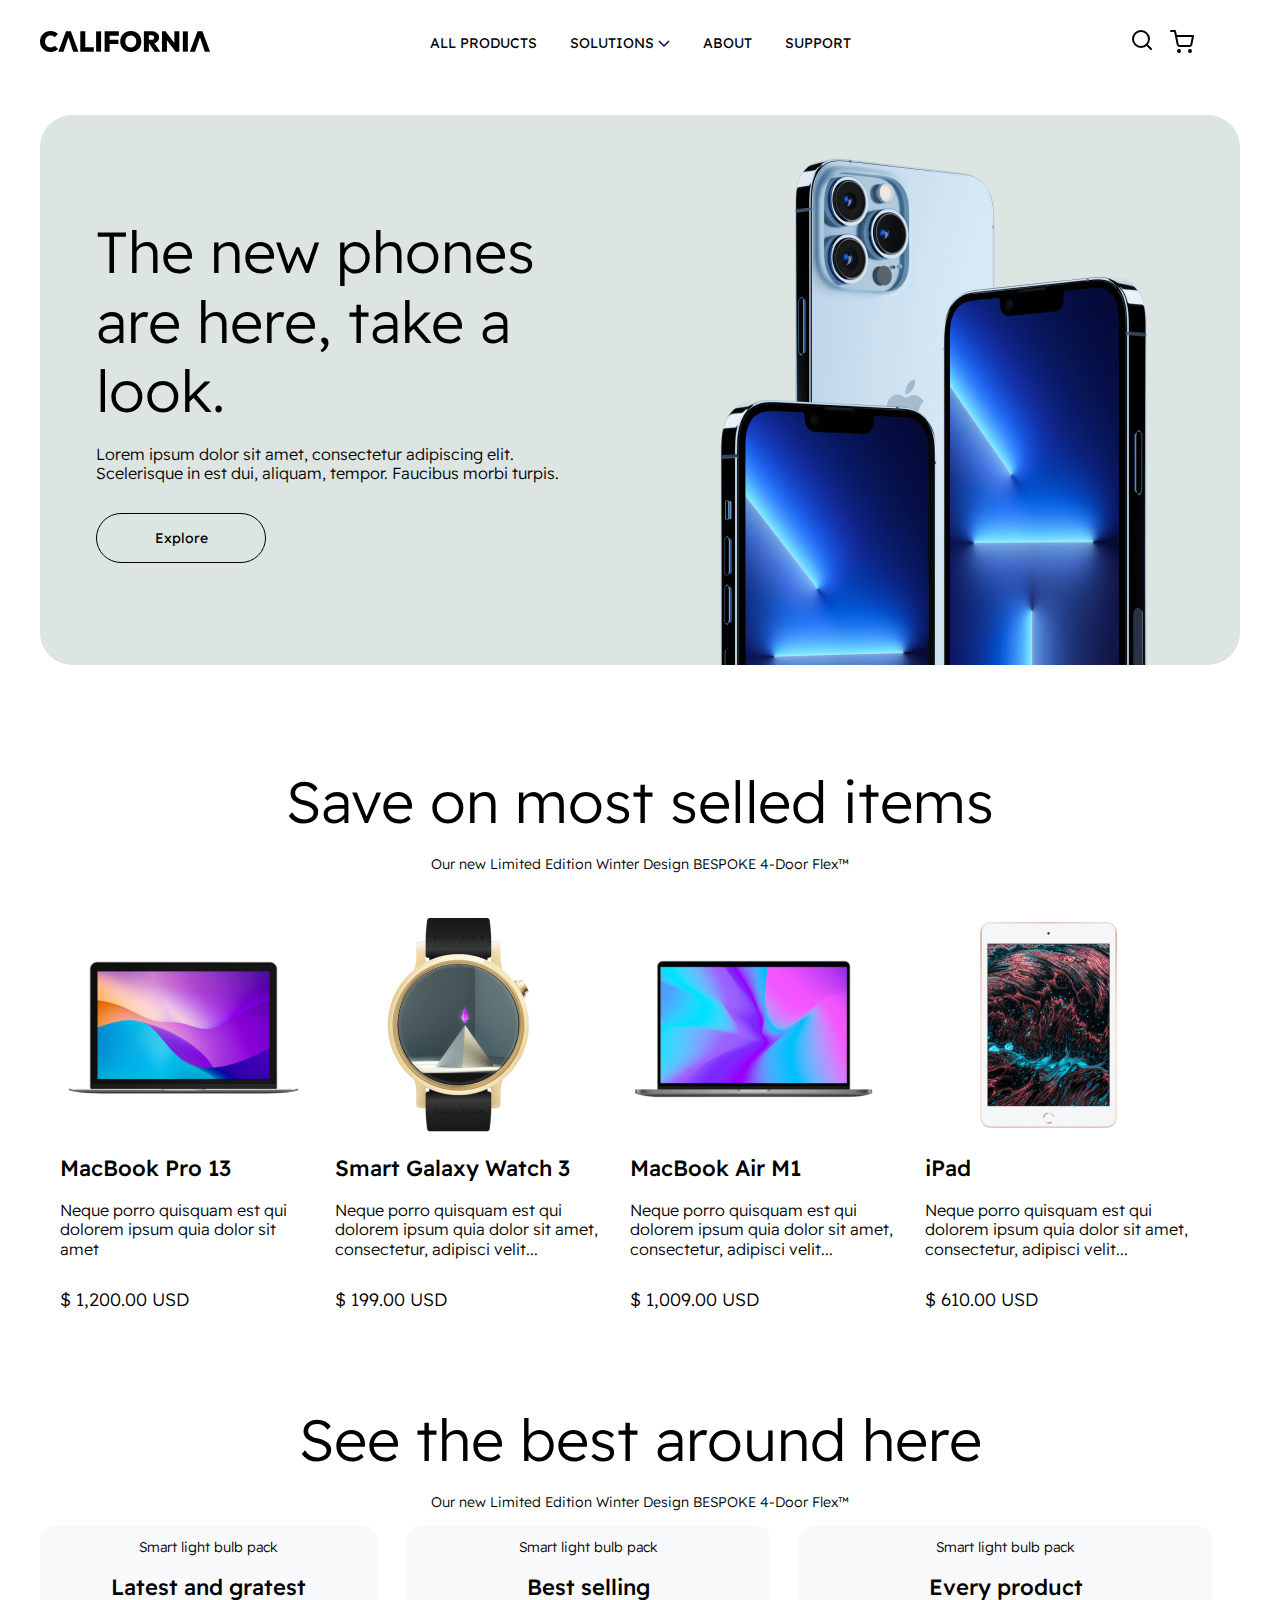
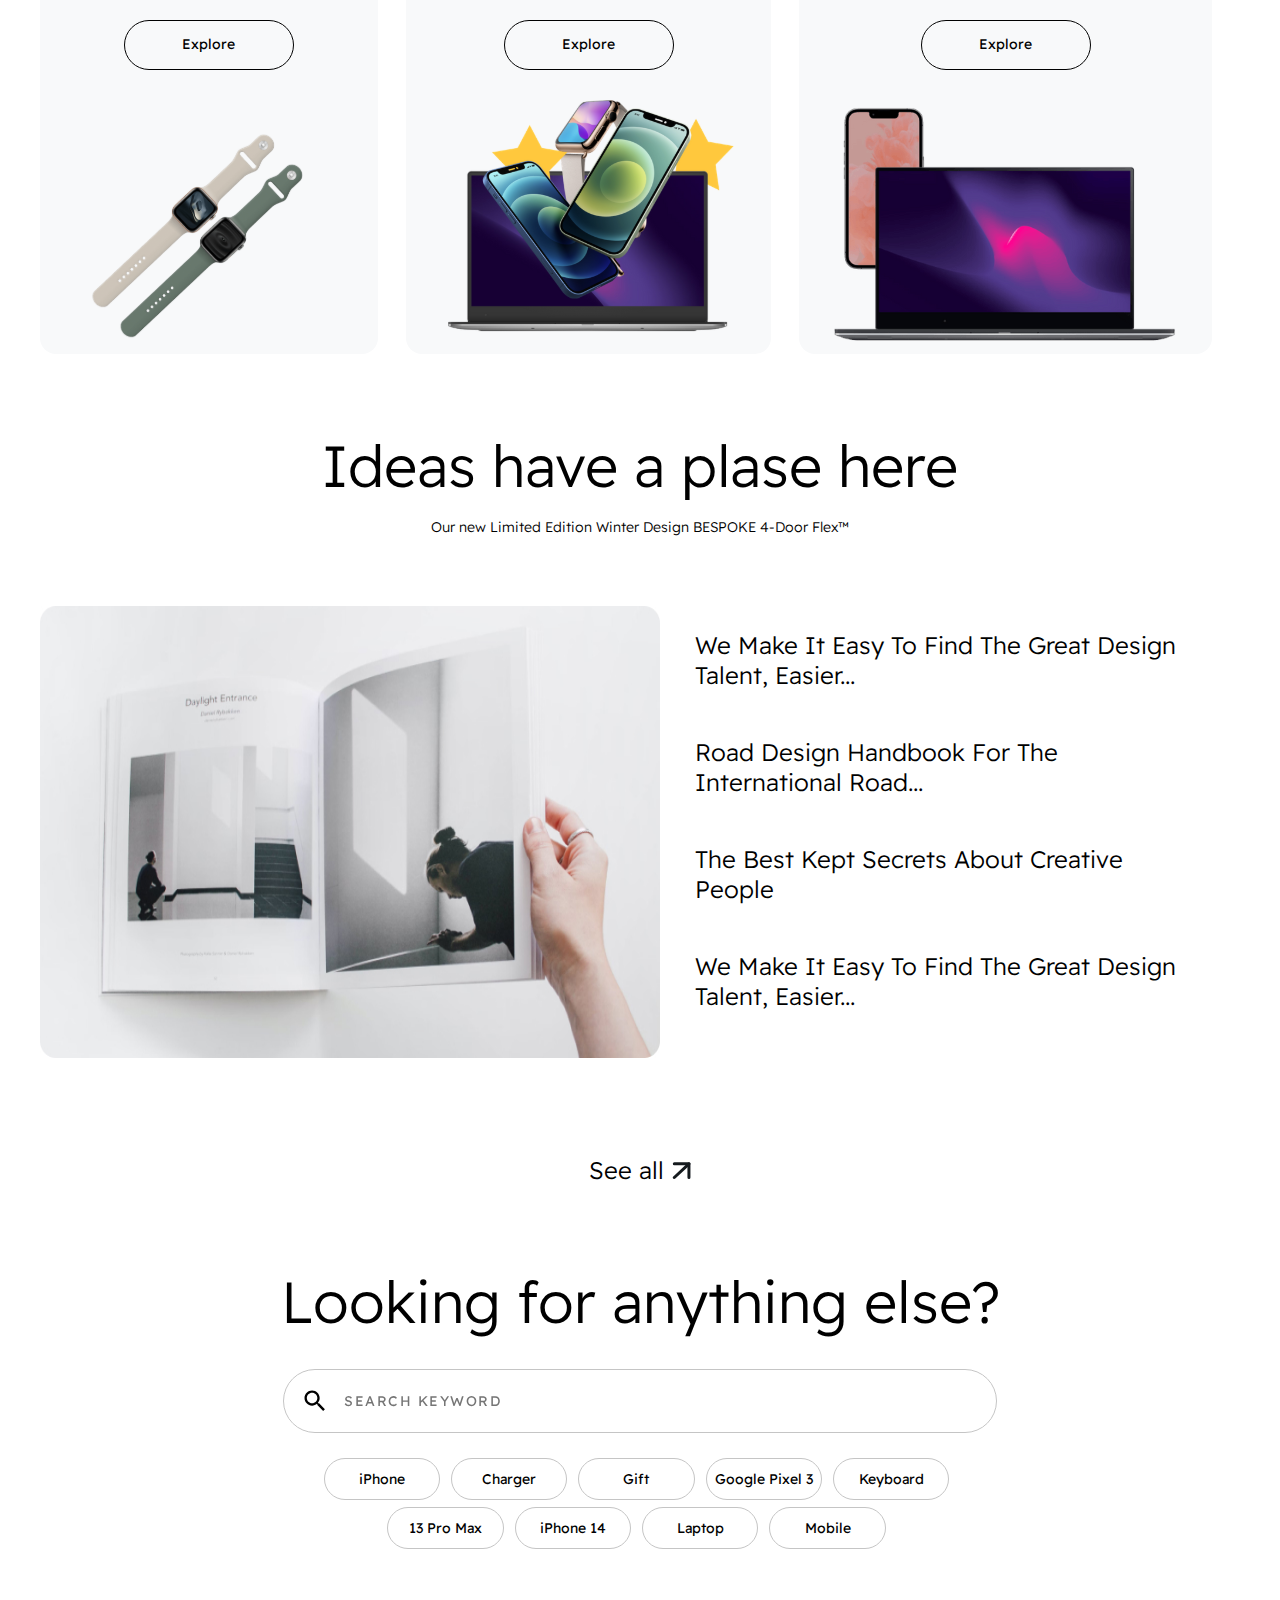
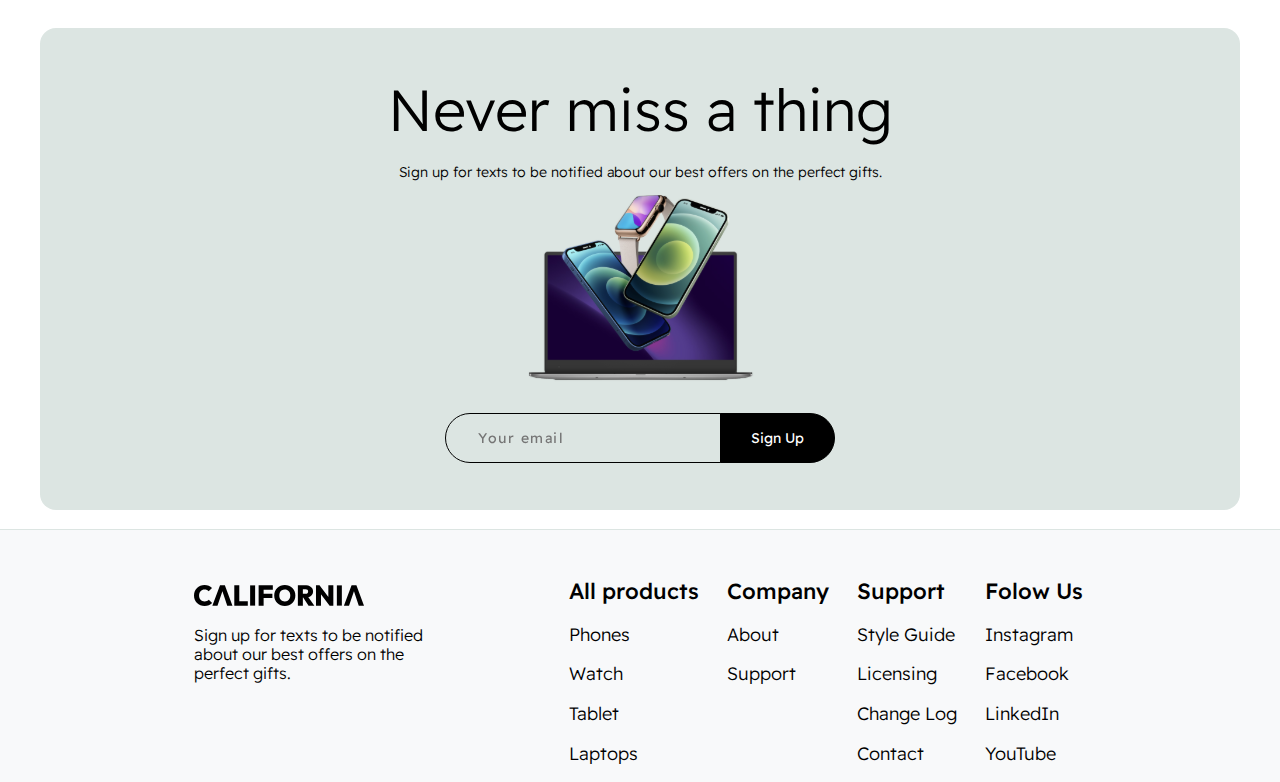
<file: index.html>
<!DOCTYPE html>
<html lang="en">
    <head>
        <meta charset="UTF-8">
        <meta name="viewport" content="width=device-width, initial-scale=1.0">

        <link rel="preconnect" href="https://fonts.googleapis.com">
        <link rel="preconnect" href="https://fonts.gstatic.com" crossorigin>
        <link href="https://fonts.googleapis.com/css2?family=Readex+Pro:wght@200;300;500&display=swap" rel="stylesheet">

        <link rel="stylesheet" href="css/normalize.css">
        <link rel="stylesheet" href="css/style.css">
        <title>California</title>
    </head>
    <body>
        <header>
            <div class="container">
                <nav class="navbar">
                    <a class="logo">
                        <img class="logo-img" src="images/logo.svg" alt="Логотип">
                    </a>
                    <ul class="menu">
                        <li class="menu-item">
                            <a href="#" class="menu-link">ALL PRODUCTS</a>
                        </li>
                        <li class="menu-item">
                            <a href="#" class="menu-link"> SOLUTIONS</a>
                            <img src="images/solutions-down-drop.svg" alt="#">
                        </li>
                        <li class="menu-item">
                            <a href="#" class="menu-link">ABOUT</a>
                        </li>
                        <li class="menu-item">
                            <a href="#" class="menu-link">SUPPORT</a>
                        </li>
                    </ul>
                    <ul class="menu-btns">
                        <li class="menu-btn-item">
                            <a href="#">
                                <img class="menu-btn-img" src="images/loop-logo.svg" alt="Search">
                            </a>
                        </li>
                        <li class="menu-btn-item">
                            <a href="#">
                                <img class="menu-btn-img" src="images/shop-cart.svg" alt="Shop cart">
                            </a>
                        </li>
                    </ul>
                </nav>
            </div>
        </header>
        <main class="main">
            <section class="headline">
                <div class="container">
                    <div class="headline-card">
                        <div class="headline-info">
                            <h2 class="title">The new phones are here, take a look.</h2>
                            <div class="headline-text">
                                <p>
                                    Lorem ipsum dolor sit amet, consectetur adipiscing elit. 
                                    Scelerisque in est dui, aliquam, tempor. Faucibus morbi turpis.
                                </p>
                            </div>
                            <button class="headline-btn" type="submit" value="Submit">Explore</button>
                        </div>
                        <img class="headline-img" src="images/iphone-views.png" alt="Iphone">
                    </div>
                </div>
            </section>
            <section class="items">
                <div class="container">
                    <div class="items-info">
                        <h2 class="t-item">Save on most selled items</h2>
                        <p>
                            Our new Limited Edition Winter Design BESPOKE 4-Door Flex™
                        </p>
                    </div>
                    <ul class="cards">
                        <li class="card-item">
                            <div class="card-info">
                                <a href="#">
                                    <img src="images/items/mac-pro-13.jpg" alt="Mac Pro 13">
                                    <h2>MacBook Pro 13</h2>
                                </a>
                                <p>Neque porro quisquam est qui dolorem ipsum quia dolor sit amet</p>
                                <h3>$ 1,200.00 USD</h3>
                            </div>
                        </li>
                        <li class="card-item">
                            <div class="card-info">
                                <a href="#">
                                    <img src="images/items/watch 3.jpg" alt="Watch 3">
                                    <h2>Smart Galaxy Watch 3</h2>
                                </a>
                                <p>Neque porro quisquam est qui dolorem ipsum quia dolor sit amet, consectetur, adipisci velit...</p>
                                <h3>$ 199.00 USD</h3>
                            </div>
                        </li>
                        <li class="card-item">
                            <div class="card-info">
                                <a href="#">
                                    <img src="images/items/mac-air-m1.jpg" alt="Mac Air M1">
                                    <h2>MacBook Air M1</h2>
                                </a>
                                <p>Neque porro quisquam est qui dolorem ipsum quia dolor sit amet, consectetur, adipisci velit...</p>
                                <h3>$ 1,009.00 USD</h3>
                            </div>
                        </li>
                        <li class="card-item">
                            <div class="card-info">
                                <a href="#">
                                    <img src="images/items/iPdad.jpg" alt="iPad">
                                    <h2>iPad</h2>
                                </a>
                                <p>Neque porro quisquam est qui dolorem ipsum quia dolor sit amet, consectetur, adipisci velit...</p>
                                <h3>$ 610.00 USD</h3>
                            </div>
                        </li>
                    </ul>
                </div>
            </section>
            <section class="around">
                <div class="container">
                    <div class="around-info">
                        <h2 class="t-around">See the best around here</h2>
                        <p>
                            Our new Limited Edition Winter Design BESPOKE 4-Door Flex™
                        </p>
                        <ul class="ar-cards">
                            <li class="ar-card-item">
                                <p>Smart light bulb pack</p>
                                <h2>Latest and gratest</h2>
                                <button class="ar-btn">Explore</button>
                                <img class="img-ar" src="images/around/latest.svg" alt="Latest">
                            </li>
                            <li class="ar-card-item">
                                <p>Smart light bulb pack</p>
                                <h2>Best selling</h2>
                                <button class="ar-btn">Explore</button>
                                <img class="img-ar" src="images/around/best-seling.svg" alt="Best">
                            </li>
                            <li class="ar-card-item">
                                <p>Smart light bulb pack</p>
                                <h2>Every product</h2>
                                <button class="ar-btn">Explore</button>
                                <img class="img-ar" src="images/around/every-product.svg" alt="Every">
                            </li>
                        </ul>
                    </div>
                </div>
            </section>
            <section class="ideas">
                <div class="container">
                    <div class="container-inner">
                        <h2 class="t-ideas">Ideas have a plase here</h2>
                        <p>Our new Limited Edition Winter Design BESPOKE 4-Door Flex™</p>
                        <div class="ideas-info">
                            <img src="images/ideas/book.jpg" alt="#">
                            <div class="t-info">
                                <h3>We Make It Easy To Find The Great Design Talent, Easier...</h3>
                                <h3>Road Design Handbook For The International Road...</h3>
                                <h3>The Best Kept Secrets About Creative People</h3>
                                <h3>We Make It Easy To Find The Great Design Talent, Easier...</h3>
                            </div>
                        </div>
                        <div class="see-all">
                            <a href="#"><h3>See all</h3></a>
                            <img src="images/ideas/see-all.svg" alt="">
                        </div>
                    </div>
                </div>
            </section>
            <section class="search">
                <div class="container">
                    <div class="search-container">
                        <h2 class="t-search">Looking for anything else?</h2>
                        <input class="search-input" type="text" placeholder="Search keyword">
                        <div class="btn-container">
                            <div class="search-ctg">
                                <button class="ctg-btn">iPhone</button>
                                <button class="ctg-btn">Charger</button>
                                <button class="ctg-btn">Gift</button>
                                <button class="ctg-btn">Google Pixel 3</button>
                                <button class="ctg-btn">Keyboard</button>
                            </div>
                            <div class="search-ctg">
                                <button class="ctg-btn">13 Pro Max</button>
                                <button class="ctg-btn">iPhone 14</button>
                                <button class="ctg-btn">Laptop</button>
                                <button class="ctg-btn">Mobile</button>
                            </div>
                        </div>
                    </div>
                    <div class="contact">
                        <h2 class="t-contact">Never miss a thing</h2>
                        <p>Sign up for texts to be notified about our best offers on the perfect gifts.</p>
                        <img src="images/contact.svg" alt="#">
                        <div class="ct-input">
                            <input class="email" type="text" placeholder="Your email">
                            <button class="sign-up">Sign Up</button>
                        </div>
                    </div>
                </div>
            </section>
            <footer class="footer">
                <div class="container">
                    <div class="footer-inner">
                        <div class="logo-info">
                            <img class="logo" src="images/logo.svg" alt="">
                            <p>Sign up for texts to be notified about our best offers on the perfect gifts.</p>
                        </div>
                        <div class="info-list">
                            <a href="#"><h2>All products</h2></a>
                            <ul>
                                <li>
                                    <a href="#"><h3>Phones</h3></a>
                                </li>
                                <li>
                                    <a href="#"><h3>Watch</h3></a>
                                </li>
                                <li>
                                    <a href="#"><h3>Tablet</h3></a>
                                </li>
                                <li>
                                    <a href="#"><h3>Laptops</h3></a>
                                </li>
                            </ul>
                        </div>
                        <div class="info-list">
                            <a href="#"><h2>Company</h2></a>
                            <ul>
                                <li>
                                    <a href="#"><h3>About</h3></a>
                                </li>
                                <li>
                                    <a href="#"><h3>Support</h3></a>
                                </li>
                            </ul>
                        </div>
                        <div class="info-list">
                            <a href="#"><h2>Support</h2></a>
                            <ul>
                                <li>
                                    <a href="#"><h3>Style Guide</h3></a>
                                </li>
                                <li>
                                    <a href="#"><h3>Licensing</h3></a>
                                </li>
                                <li>
                                    <a href="#"><h3>Change Log</h3></a>
                                </li>
                                <li>
                                    <a href="#"><h3>Contact</h3></a>
                                </li>
                            </ul>
                        </div>
                        <div class="info-list">
                            <a href="#"><h2>Folow Us</h2></a>
                            <ul>
                                <li>
                                    <a href="#"><h3>Instagram</h3></a>
                                </li>
                                <li>
                                    <a href="#"><h3>Facebook</h3></a>
                                </li>
                                <li>
                                    <a href="#"><h3>LinkedIn</h3></a>
                                </li>
                                <li>
                                    <a href="#"><h3>YouTube</h3></a>
                                </li>
                            </ul>
                        </div>
                    </div>
                </div>
            </footer>
        </main>
    </body>
</html>
</file>
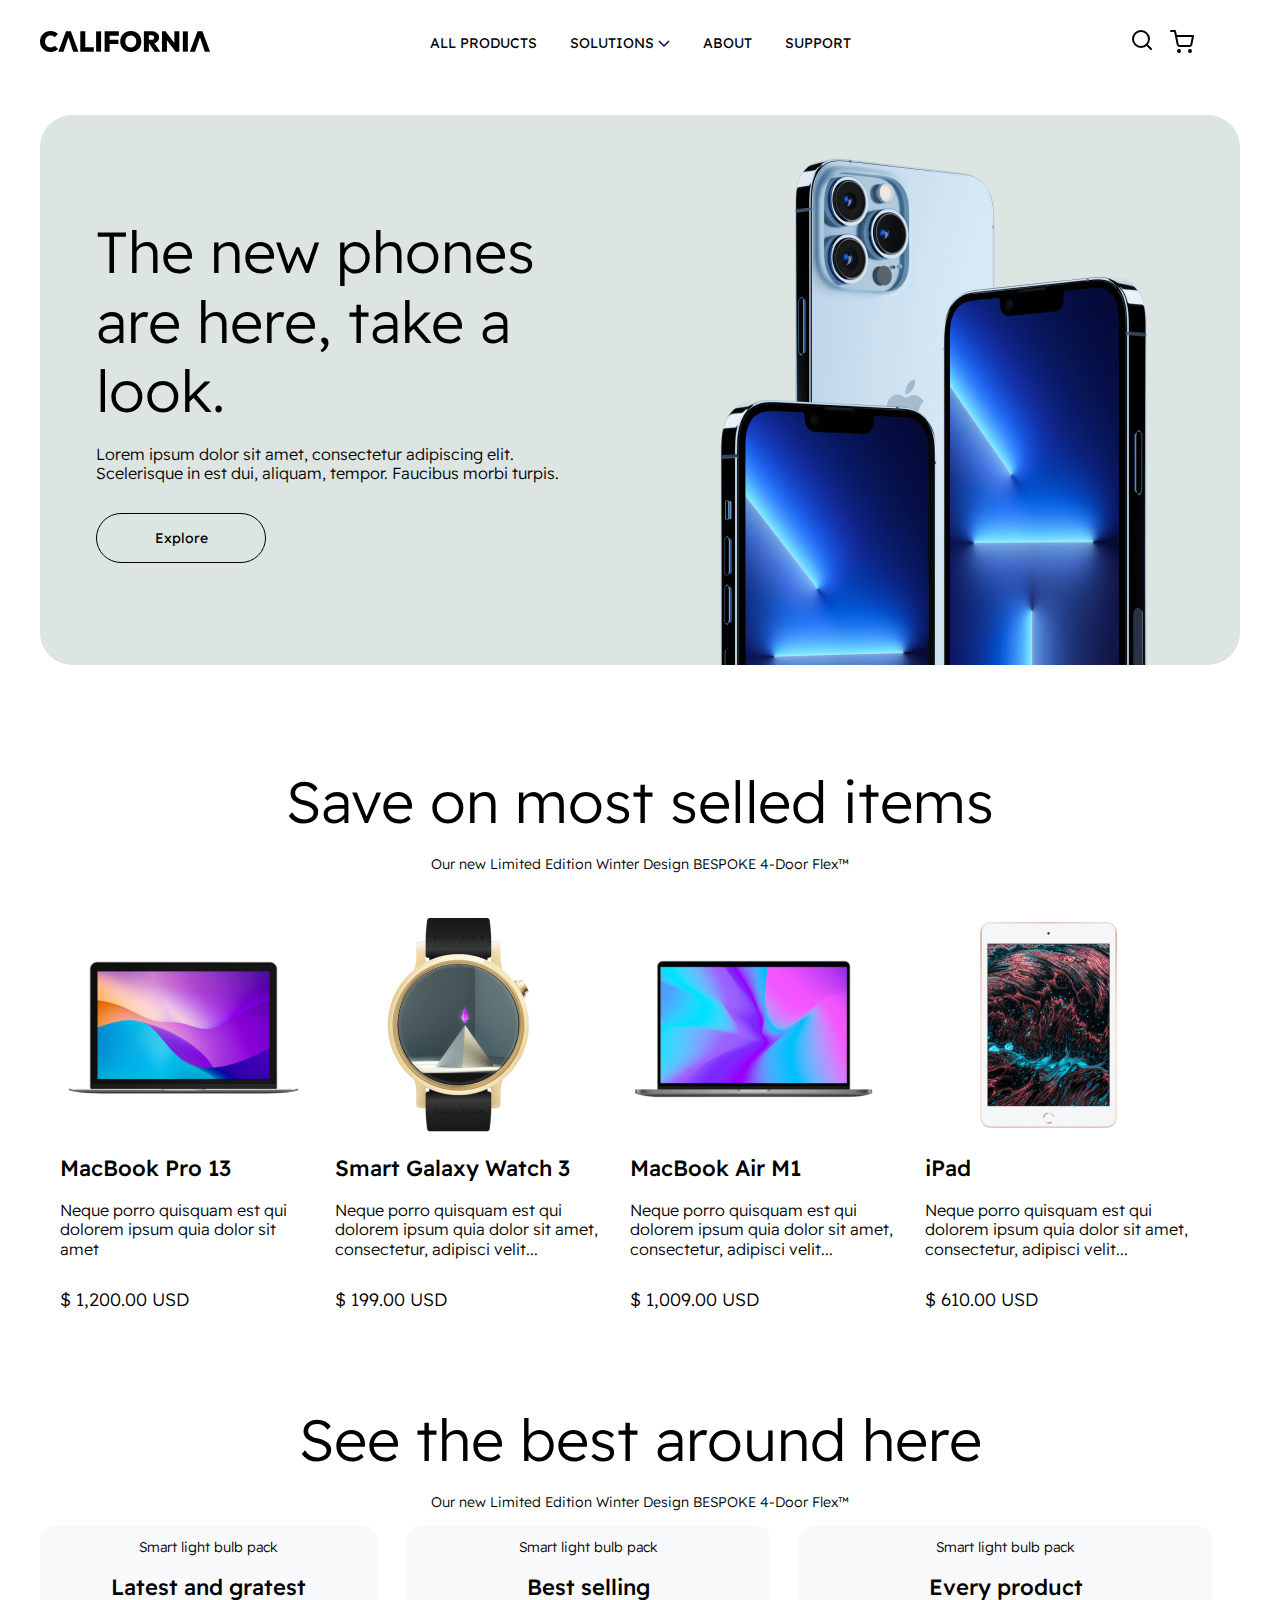
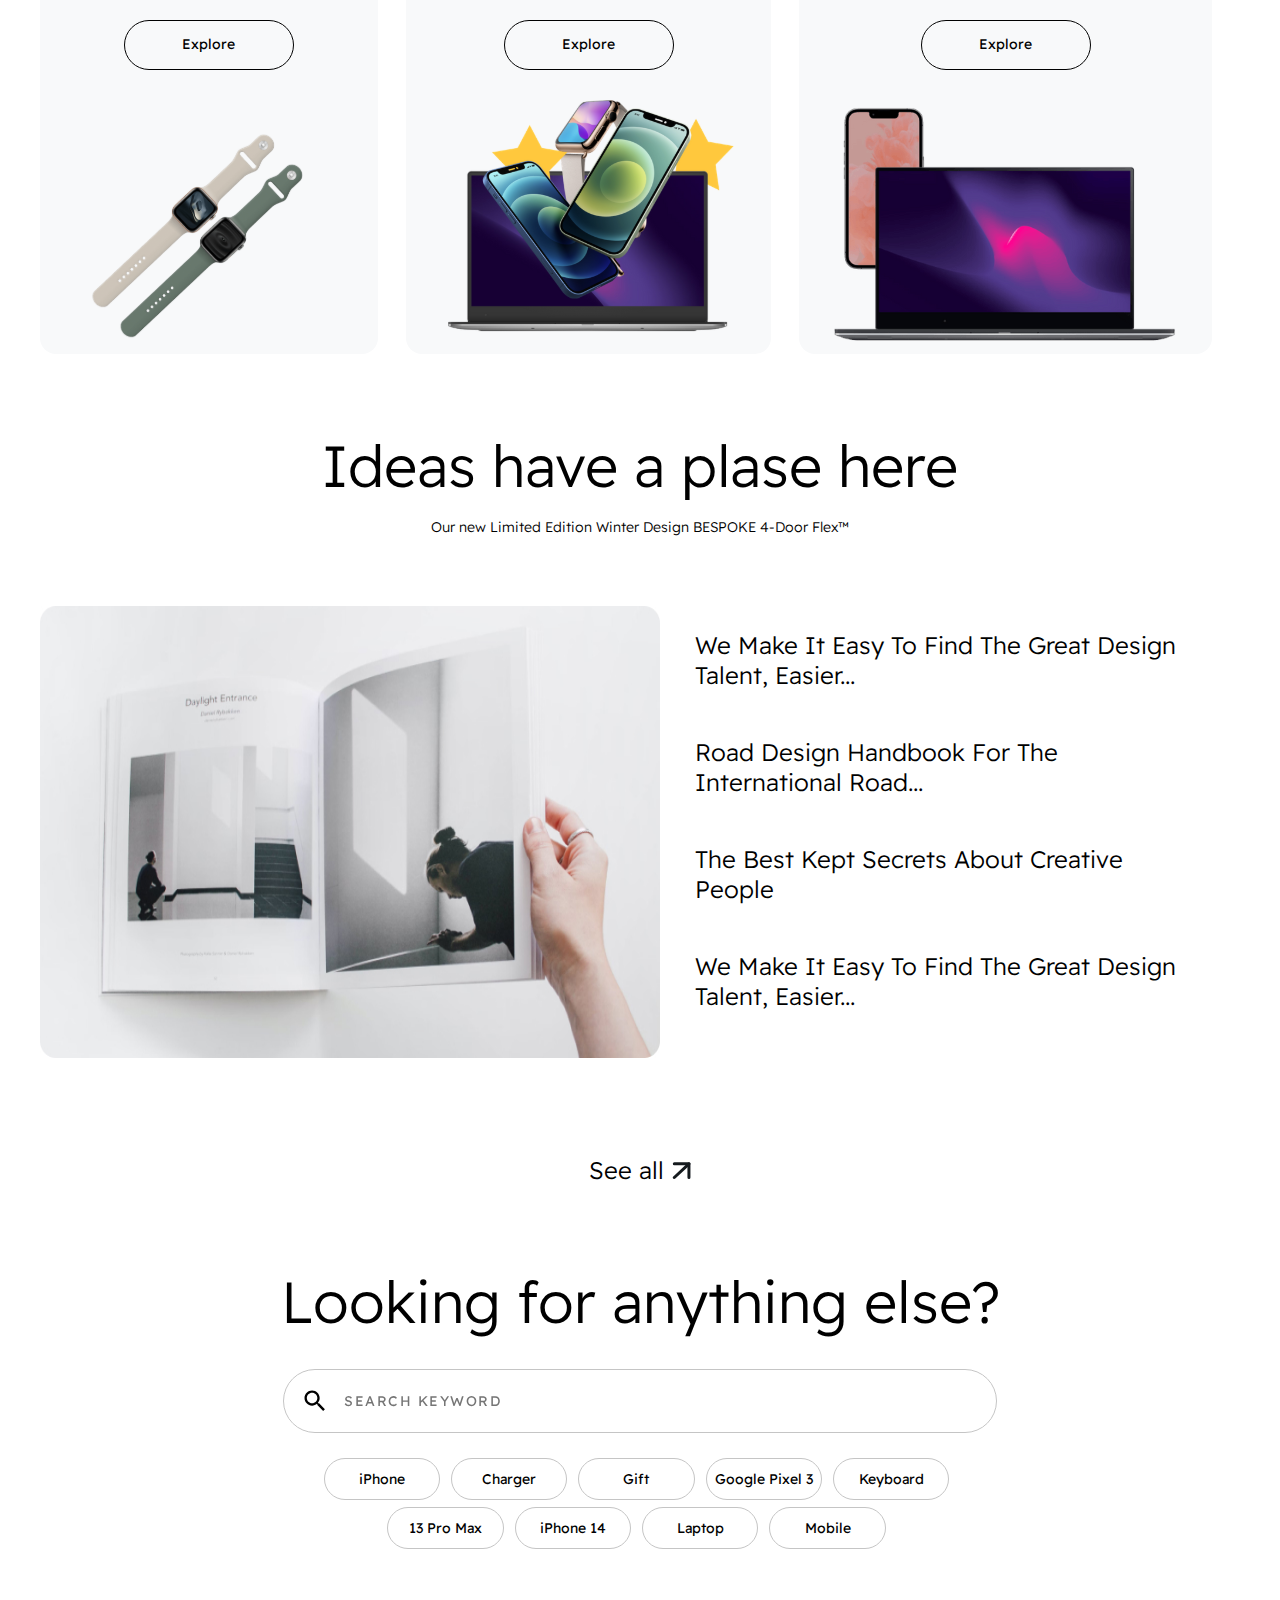
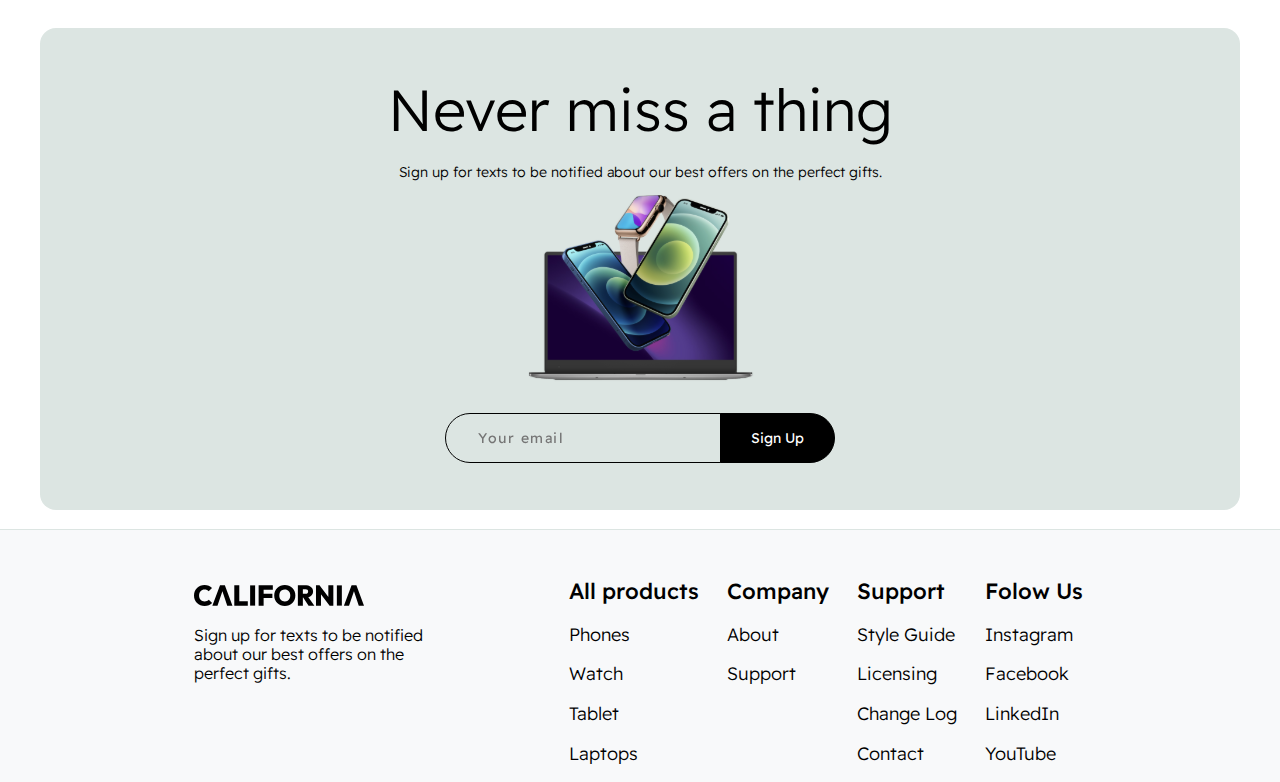
<file: MainPage.html>
<!DOCTYPE html>
<html lang="en">
    <head>
        <meta charset="UTF-8">
        <meta name="viewport" content="width=device-width, initial-scale=1.0">

        <link rel="preconnect" href="https://fonts.googleapis.com">
        <link rel="preconnect" href="https://fonts.gstatic.com" crossorigin>
        <link href="https://fonts.googleapis.com/css2?family=Readex+Pro:wght@200;300;500&display=swap" rel="stylesheet">

        <link rel="stylesheet" href="css/normalize.css">
        <link rel="stylesheet" href="css/style.css">
        <title>California</title>
    </head>
    <body>
        <header>
            <div class="container">
                <nav class="navbar">
                    <a class="logo">
                        <img class="logo-img" src="images/logo.svg" alt="Логотип">
                    </a>
                    <ul class="menu">
                        <li class="menu-item">
                            <a href="#" class="menu-link">ALL PRODUCTS</a>
                        </li>
                        <li class="menu-item">
                            <a href="#" class="menu-link"> SOLUTIONS</a>
                            <img src="images/solutions-down-drop.svg" alt="#">
                        </li>
                        <li class="menu-item">
                            <a href="#" class="menu-link">ABOUT</a>
                        </li>
                        <li class="menu-item">
                            <a href="#" class="menu-link">SUPPORT</a>
                        </li>
                    </ul>
                    <ul class="menu-btns">
                        <li class="menu-btn-item">
                            <a href="#">
                                <img class="menu-btn-img" src="images/loop-logo.svg" alt="Search">
                            </a>
                        </li>
                        <li class="menu-btn-item">
                            <a href="#">
                                <img class="menu-btn-img" src="images/shop-cart.svg" alt="Shop cart">
                            </a>
                        </li>
                    </ul>
                </nav>
            </div>
        </header>
        <main class="main">
            <section class="headline">
                <div class="container">
                    <div class="headline-card">
                        <div class="headline-info">
                            <h2 class="title">The new phones are here, take a look.</h2>
                            <div class="headline-text">
                                <p>
                                    Lorem ipsum dolor sit amet, consectetur adipiscing elit. 
                                    Scelerisque in est dui, aliquam, tempor. Faucibus morbi turpis.
                                </p>
                            </div>
                            <button class="headline-btn" type="submit" value="Submit">Explore</button>
                        </div>
                        <img class="headline-img" src="images/iphone-views.png" alt="Iphone">
                    </div>
                </div>
            </section>
            <section class="items">
                <div class="container">
                    <div class="items-info">
                        <h2 class="t-item">Save on most selled items</h2>
                        <p>
                            Our new Limited Edition Winter Design BESPOKE 4-Door Flex™
                        </p>
                    </div>
                    <ul class="cards">
                        <li class="card-item">
                            <div class="card-info">
                                <a href="#">
                                    <img src="images/items/mac-pro-13.jpg" alt="Mac Pro 13">
                                    <h2>MacBook Pro 13</h2>
                                </a>
                                <p>Neque porro quisquam est qui dolorem ipsum quia dolor sit amet</p>
                                <h3>$ 1,200.00 USD</h3>
                            </div>
                        </li>
                        <li class="card-item">
                            <div class="card-info">
                                <a href="#">
                                    <img src="images/items/watch 3.jpg" alt="Watch 3">
                                    <h2>Smart Galaxy Watch 3</h2>
                                </a>
                                <p>Neque porro quisquam est qui dolorem ipsum quia dolor sit amet, consectetur, adipisci velit...</p>
                                <h3>$ 199.00 USD</h3>
                            </div>
                        </li>
                        <li class="card-item">
                            <div class="card-info">
                                <a href="#">
                                    <img src="images/items/mac-air-m1.jpg" alt="Mac Air M1">
                                    <h2>MacBook Air M1</h2>
                                </a>
                                <p>Neque porro quisquam est qui dolorem ipsum quia dolor sit amet, consectetur, adipisci velit...</p>
                                <h3>$ 1,009.00 USD</h3>
                            </div>
                        </li>
                        <li class="card-item">
                            <div class="card-info">
                                <a href="#">
                                    <img src="images/items/iPdad.jpg" alt="iPad">
                                    <h2>iPad</h2>
                                </a>
                                <p>Neque porro quisquam est qui dolorem ipsum quia dolor sit amet, consectetur, adipisci velit...</p>
                                <h3>$ 610.00 USD</h3>
                            </div>
                        </li>
                    </ul>
                </div>
            </section>
            <section class="around">
                <div class="container">
                    <div class="around-info">
                        <h2 class="t-around">See the best around here</h2>
                        <p>
                            Our new Limited Edition Winter Design BESPOKE 4-Door Flex™
                        </p>
                        <ul class="ar-cards">
                            <li class="ar-card-item">
                                <p>Smart light bulb pack</p>
                                <h2>Latest and gratest</h2>
                                <button class="ar-btn">Explore</button>
                                <img class="img-ar" src="images/around/latest.svg" alt="Latest">
                            </li>
                            <li class="ar-card-item">
                                <p>Smart light bulb pack</p>
                                <h2>Best selling</h2>
                                <button class="ar-btn">Explore</button>
                                <img class="img-ar" src="images/around/best-seling.svg" alt="Best">
                            </li>
                            <li class="ar-card-item">
                                <p>Smart light bulb pack</p>
                                <h2>Every product</h2>
                                <button class="ar-btn">Explore</button>
                                <img class="img-ar" src="images/around/every-product.svg" alt="Every">
                            </li>
                        </ul>
                    </div>
                </div>
            </section>
            <section class="ideas">
                <div class="container">
                    <div class="container-inner">
                        <h2 class="t-ideas">Ideas have a plase here</h2>
                        <p>Our new Limited Edition Winter Design BESPOKE 4-Door Flex™</p>
                        <div class="ideas-info">
                            <img src="images/ideas/book.jpg" alt="#">
                            <div class="t-info">
                                <h3>We Make It Easy To Find The Great Design Talent, Easier...</h3>
                                <h3>Road Design Handbook For The International Road...</h3>
                                <h3>The Best Kept Secrets About Creative People</h3>
                                <h3>We Make It Easy To Find The Great Design Talent, Easier...</h3>
                            </div>
                        </div>
                        <div class="see-all">
                            <a href="#"><h3>See all</h3></a>
                            <img src="images/ideas/see-all.svg" alt="">
                        </div>
                    </div>
                </div>
            </section>
            <section class="search">
                <div class="container">
                    <div class="search-container">
                        <h2 class="t-search">Looking for anything else?</h2>
                        <input class="search-input" type="text" placeholder="Search keyword">
                        <div class="btn-container">
                            <div class="search-ctg">
                                <button class="ctg-btn">iPhone</button>
                                <button class="ctg-btn">Charger</button>
                                <button class="ctg-btn">Gift</button>
                                <button class="ctg-btn">Google Pixel 3</button>
                                <button class="ctg-btn">Keyboard</button>
                            </div>
                            <div class="search-ctg">
                                <button class="ctg-btn">13 Pro Max</button>
                                <button class="ctg-btn">iPhone 14</button>
                                <button class="ctg-btn">Laptop</button>
                                <button class="ctg-btn">Mobile</button>
                            </div>
                        </div>
                    </div>
                    <div class="contact">
                        <h2 class="t-contact">Never miss a thing</h2>
                        <p>Sign up for texts to be notified about our best offers on the perfect gifts.</p>
                        <img src="images/contact.svg" alt="#">
                        <div class="ct-input">
                            <input class="email" type="text" placeholder="Your email">
                            <button class="sign-up">Sign Up</button>
                        </div>
                    </div>
                </div>
            </section>
            <footer class="footer">
                <div class="container">
                    <div class="footer-inner">
                        <div class="logo-info">
                            <img class="logo" src="images/logo.svg" alt="">
                            <p>Sign up for texts to be notified about our best offers on the perfect gifts.</p>
                        </div>
                        <div class="info-list">
                            <a href="#"><h2>All products</h2></a>
                            <ul>
                                <li>
                                    <a href="#"><h3>Phones</h3></a>
                                </li>
                                <li>
                                    <a href="#"><h3>Watch</h3></a>
                                </li>
                                <li>
                                    <a href="#"><h3>Tablet</h3></a>
                                </li>
                                <li>
                                    <a href="#"><h3>Laptops</h3></a>
                                </li>
                            </ul>
                        </div>
                        <div class="info-list">
                            <a href="#"><h2>Company</h2></a>
                            <ul>
                                <li>
                                    <a href="#"><h3>About</h3></a>
                                </li>
                                <li>
                                    <a href="#"><h3>Support</h3></a>
                                </li>
                            </ul>
                        </div>
                        <div class="info-list">
                            <a href="#"><h2>Support</h2></a>
                            <ul>
                                <li>
                                    <a href="#"><h3>Style Guide</h3></a>
                                </li>
                                <li>
                                    <a href="#"><h3>Licensing</h3></a>
                                </li>
                                <li>
                                    <a href="#"><h3>Change Log</h3></a>
                                </li>
                                <li>
                                    <a href="#"><h3>Contact</h3></a>
                                </li>
                            </ul>
                        </div>
                        <div class="info-list">
                            <a href="#"><h2>Folow Us</h2></a>
                            <ul>
                                <li>
                                    <a href="#"><h3>Instagram</h3></a>
                                </li>
                                <li>
                                    <a href="#"><h3>Facebook</h3></a>
                                </li>
                                <li>
                                    <a href="#"><h3>LinkedIn</h3></a>
                                </li>
                                <li>
                                    <a href="#"><h3>YouTube</h3></a>
                                </li>
                            </ul>
                        </div>
                    </div>
                </div>
            </footer>
        </main>
    </body>
</html>
</file>
<file: css/style.css>
a{
    text-decoration: none;
    color: inherit;
}

ul{
    margin: 0;
    padding: 0;
    list-style: none;
}

body{
    font-family: 'Readex Pro', sans-serif;
    font-size: 14px;
    line-height: 17px;
    color: #000;
}

.header{
    background-color: #fff;
    padding: 31px 0 32px;
    font-size: 14px;
    line-height: 17px;
    color: #000;
}

.container{
    max-width: 1200px;
    margin: 0 auto;
    padding: 0 15px;
    padding-top: 30px;
}

.navbar{
    display: flex;
    justify-content: space-between;
    align-items: center;
}

.logo{
    padding-right: 220px;
}

.menu{
    display: flex;
    flex-grow: 1;
    flex-basis: auto;
}

.menu-item{
    padding-right: 33px;
}

.menu-btns{
    display: flex;
    flex-grow: 1;
    flex-basis: auto;
    padding-left: 220px;
}

.menu-btn-item{
    padding-right: 18px;
}

.headline{
    text-align: left;
    padding-top: 28px;
}

.headline-card{
    display: flex;
    align-items: center;
    background-color: #DCE5E2;
    border-radius: 32px;
}

.headline-info{
    margin-left: 56px;
}

.title,
.t-item,
.t-around,
.t-ideas,
.t-search,
.t-contact{
    margin: 0 0 19px;
    font-weight: 300;
    font-size: 58px;
    line-height: 69.6px;
}

.headline-text p,
.card-info p{
    max-width: 565px;
    margin: 19px 0 30px;
    font-weight: 300;
    font-size: 16px;
    line-height: 19.2px;
}

.headline-btn,
.ar-btn{
    box-sizing: border-box;
    position: static;
    border: 1px solid #000;
    border-radius: 200px;
    width: 170px;
    height: 50px;
    background: transparent;
    cursor: pointer;
}

.items{
    padding: 72px 45px 0;
}

.items-info{
    text-align: center;
}

.cards{
    display: flex;
    justify-content: space-between;
    text-align: left;
    padding-top: 32px;
}

.card-item{
    padding-right: 28px;
}

.items-info p,
.around-info p,
.container-inner p,
.contact p{
    font-weight: 300;
    font-style: 16px;
    line-height: 16.8px;
}

.card-info h2,
.ar-card-item h2,
.info-list h2{
    font-size: 22px;
    line-height: 27.5px;
    font-weight: 500;
}

.card-info h3,
.info-list h3{
    font-size: 18px;
    line-height: 21.6px;
    font-weight: 300;
}

.around{
    padding-top: 47px;
}

.around-info{
    text-align: center;
}

.ar-cards{
    display: flex;
    justify-content: space-between;
    text-align: center;
}

.ar-card-item{
    background-color: #F8F9FA;
    margin-right: 28px;
    border-radius: 16px;
}

.img-ar{
    padding-top: 30px;
}

.container-inner{
    padding-top: 47px;
    text-align: center;
}

.ideas-info{
    display: flex;
    text-align: left;
    padding-top: 56px;
}

.ideas-info h3{
    font-size: 24px;
    line-height: 30px;    
    padding: 0 35px 23px;
    font-weight: 300;
}

.see-all{
    display: flex;
    justify-content: center;
    text-align: center;
    padding-top: 74px;
}

.see-all h3{
    font-size: 24px;
    line-height: 28.8px;
    font-weight: 300;
    padding-right: 8px;
}

.search-container{
    text-align: center;
    justify-content: center;
    padding-top: 28px;
}

.search-input{
    background-color: transparent;
    font-size: 14px;
    line-height: 60px;
    width:650px;
    margin-top: 14px;

    background-image: url("data:image/svg+xml;charset=utf8,%3Csvg xmlns='http://www.w3.org/2000/svg' width='24' height='24' viewBox='0 0 24 24'%3E%3Cpath d='M15.5 14h-.79l-.28-.27C15.41 12.59 16 11.11 16 9.5 16 5.91 13.09 3 9.5 3S3 5.91 3 9.5 5.91 16 9.5 16c1.61 0 3.09-.59 4.23-1.57l.27.28v.79l5 4.99L20.49 19l-4.99-5zm-6 0C7.01 14 5 11.99 5 9.5S7.01 5 9.5 5 14 7.01 14 9.5 11.99 14 9.5 14z'/%3E%3Cpath d='M0 0h24v24H0z' fill='none'/%3E%3C/svg%3E");
    background-repeat: no-repeat;
    background-size: 28px 28px;
    background-position: 17px center;

    border-radius: 100px;
    border: 1px solid #C5C5C5;
    backface-visibility: hidden;
}


.search-input::placeholder{
    color: color(#575756 a(0.8));
    text-transform: uppercase;
    letter-spacing: 1.5px;
}

.search-container input[type=text]{
    padding-left: 60px;
}

.btn-container{
    padding: 18px
}

.search-ctg{
    justify-content: center;
    padding-top: 7px;
}

.ctg-btn{
    width: 10%;
    height: 42px;
    margin-right: 7px;

    box-sizing: border-box;
    border: 1px solid #C5C5C5;
    border-radius: 200px;
    cursor: pointer;
    background: transparent;
}

.contact{
    justify-content: center;
    text-align: center;
    margin-top: 61px;
    padding: 47px 0 47px;
    background-color: #DCE5E2;
    background-size: auto 600px;
    border-radius: 16px;
}

.email{
    background-color: transparent;
    font-size: 14px;
    line-height: 46px;
    width: 240px;
    margin-top: 14px;

    border-top-left-radius: 54px;
    border-bottom-left-radius: 54px;
    border: 1px solid #000;
    backface-visibility: hidden;
}

.email::placeholder{
    color: color(#000 a(0.8));
    letter-spacing: 1.5px;
}

.ct-input input[type=text]{
    padding-left: 32px;
}

.sign-up{
    border-style: border-box;
    position: static;
    border: 1px solid #000;
    border-top-right-radius: 200px;
    border-bottom-right-radius: 200px;
    width: 115px;
    height: 50px;
    margin-left: -5px;
    background-color: #000;
    color: #fff;
    cursor: pointer;
}

.footer{
    background-color: #F8F9FA;
    margin-top: 19px;
    border-top: 1px solid #DCE5E2;
}

.footer-inner{
    display: flex;
    justify-content: center;
    align-items: top;
}

.logo-info{
    padding: 25px;
    margin-right: 100px;
    max-width: 250px;
}

.info-list{
    padding-right: 28px;
}

.logo-info p{
    font-size: 16px;
    font-weight: 300;
    line-height: 19px;
}
</file>
